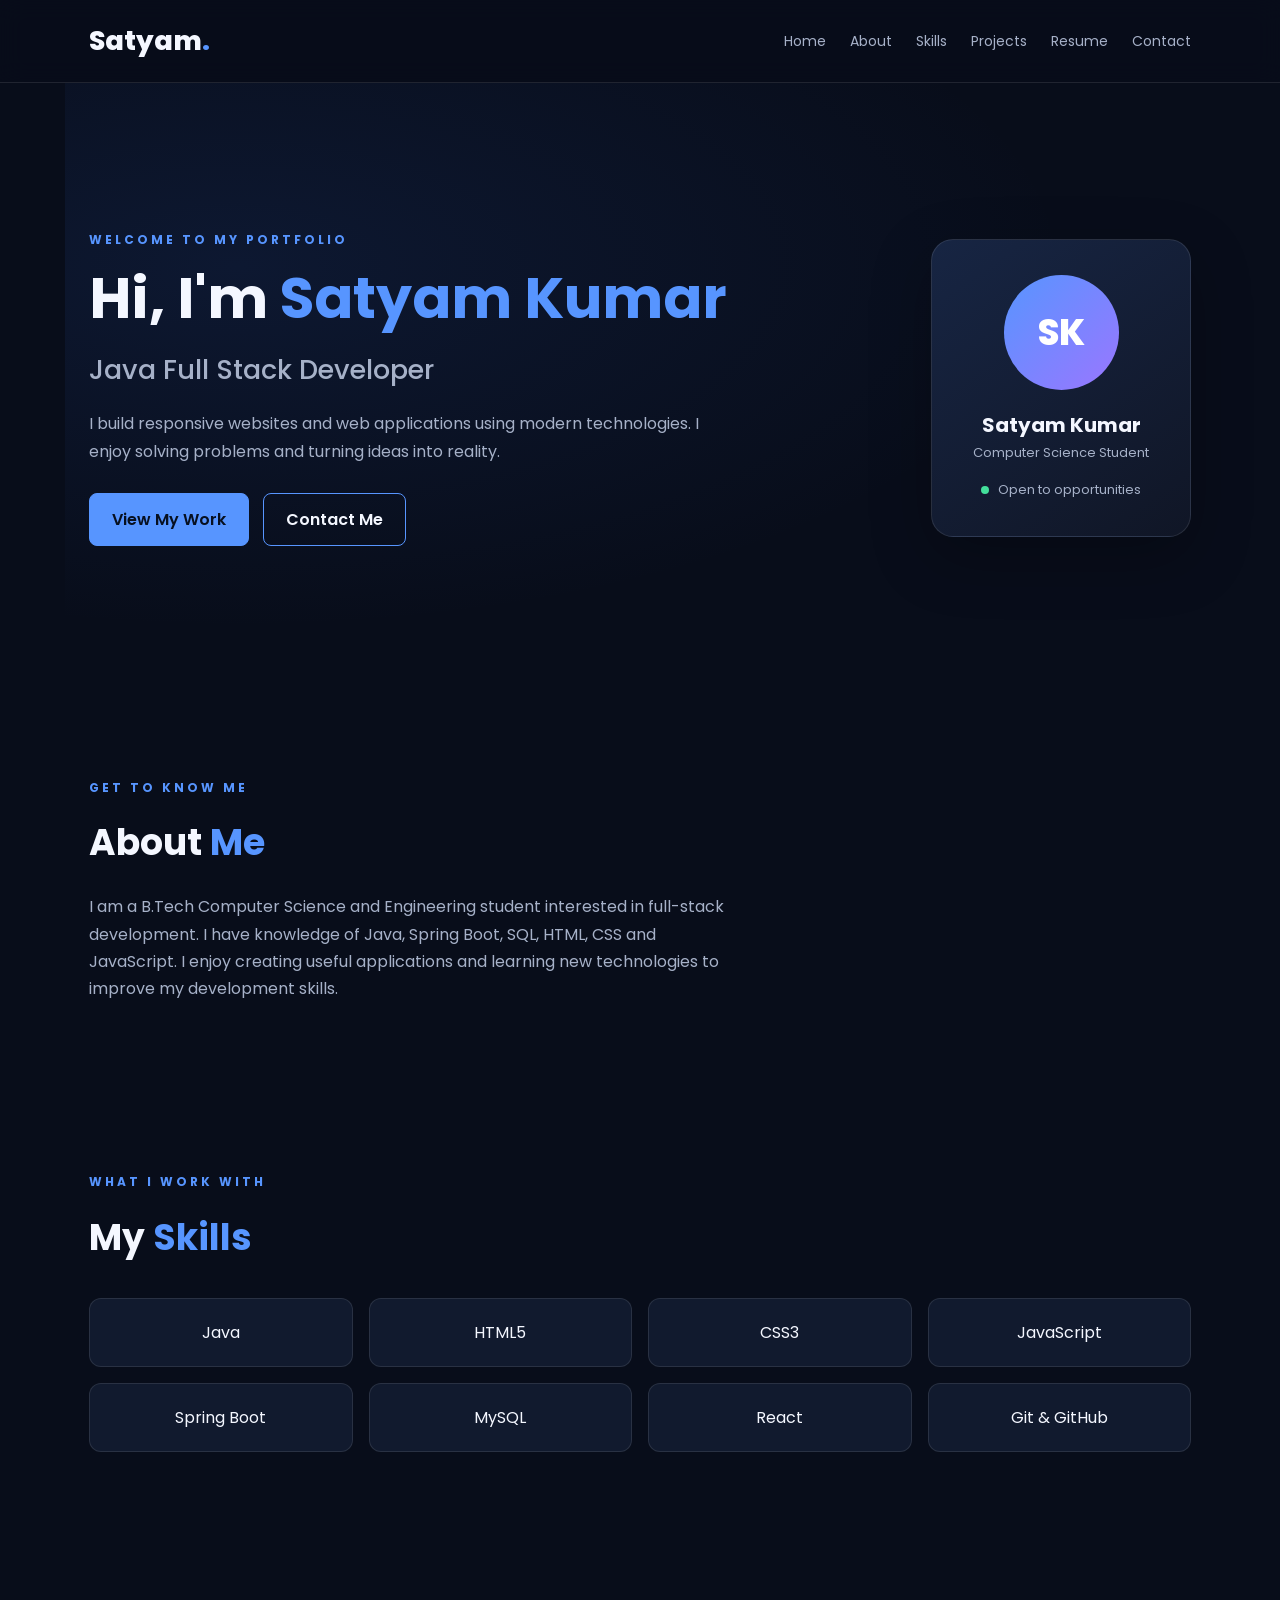
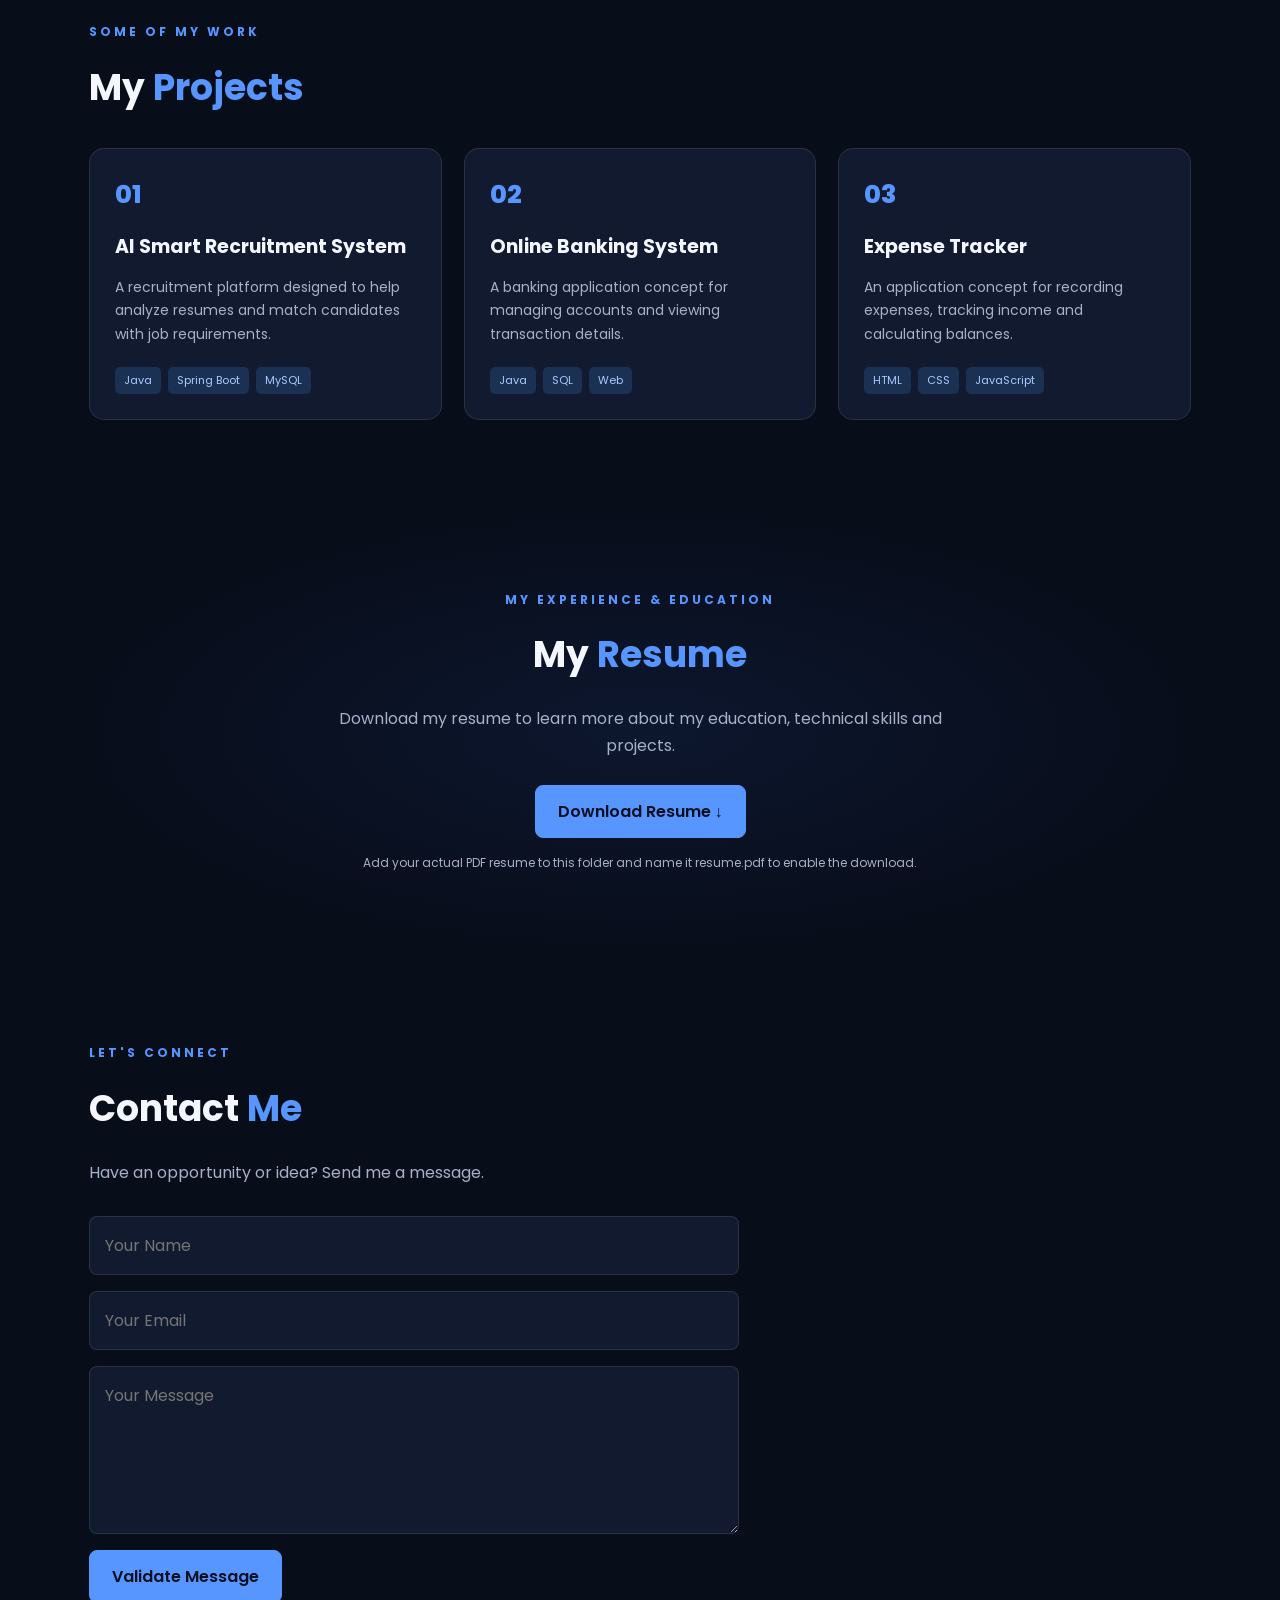
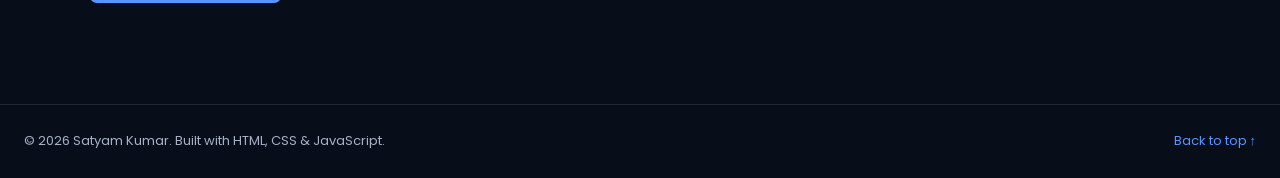
<file: Task-1-Portfolio/index.html>
<!DOCTYPE html>
<html lang="en">
<head>
  <meta charset="UTF-8">
  <meta name="viewport" content="width=device-width, initial-scale=1.0">
  <title>My Portfolio | Satyam Kumar</title>
  <link rel="stylesheet" href="style.css">
</head>
<body>

  <header>
    <nav class="navbar">
      <a href="#home" class="logo">Satyam<span>.</span></a>

      <button class="menu-btn" id="menuBtn"
        aria-label="Toggle navigation" aria-expanded="false">
        ☰
      </button>

      <ul class="nav-links" id="navLinks">
        <li><a href="#home">Home</a></li>
        <li><a href="#about">About</a></li>
        <li><a href="#skills">Skills</a></li>
        <li><a href="#projects">Projects</a></li>
        <li><a href="#resume">Resume</a></li>
        <li><a href="#contact">Contact</a></li>
      </ul>
    </nav>
  </header>

  <main>
    <section id="home" class="hero">
      <div class="hero-content">
        <p class="eyebrow">WELCOME TO MY PORTFOLIO</p>
        <h1>Hi, I'm <span>Satyam Kumar</span></h1>
        <h2>Java Full Stack Developer</h2>
        <p>
          I build responsive websites and web applications
          using modern technologies. I enjoy solving problems
          and turning ideas into reality.
        </p>
        <div class="hero-buttons">
          <a href="#projects" class="btn">View My Work</a>
          <a href="#contact" class="btn btn-outline">Contact Me</a>
        </div>
      </div>

      <div class="hero-card">
        <div class="avatar">SK</div>
        <h3>Satyam Kumar</h3>
        <p>Computer Science Student</p>
        <div class="status"><span></span> Open to opportunities</div>
      </div>
    </section>

    <section id="about" class="section">
      <p class="eyebrow">GET TO KNOW ME</p>
      <h2 class="section-title">About <span>Me</span></h2>
      <p class="section-text">
        I am a B.Tech Computer Science and Engineering student
        interested in full-stack development. I have knowledge
        of Java, Spring Boot, SQL, HTML, CSS and JavaScript.
        I enjoy creating useful applications and learning new
        technologies to improve my development skills.
      </p>
    </section>

    <section id="skills" class="section">
      <p class="eyebrow">WHAT I WORK WITH</p>
      <h2 class="section-title">My <span>Skills</span></h2>

      <div class="skills-grid">
        <div class="skill">Java</div>
        <div class="skill">HTML5</div>
        <div class="skill">CSS3</div>
        <div class="skill">JavaScript</div>
        <div class="skill">Spring Boot</div>
        <div class="skill">MySQL</div>
        <div class="skill">React</div>
        <div class="skill">Git & GitHub</div>
      </div>
    </section>

    <section id="projects" class="section">
      <p class="eyebrow">SOME OF MY WORK</p>
      <h2 class="section-title">My <span>Projects</span></h2>

      <div class="projects-grid">
        <article class="project-card">
          <div class="project-icon">01</div>
          <h3>AI Smart Recruitment System</h3>
          <p>
            A recruitment platform designed to help analyze
            resumes and match candidates with job requirements.
          </p>
          <div class="tags">
            <span>Java</span><span>Spring Boot</span><span>MySQL</span>
          </div>
        </article>

        <article class="project-card">
          <div class="project-icon">02</div>
          <h3>Online Banking System</h3>
          <p>
            A banking application concept for managing
            accounts and viewing transaction details.
          </p>
          <div class="tags">
            <span>Java</span><span>SQL</span><span>Web</span>
          </div>
        </article>

        <article class="project-card">
          <div class="project-icon">03</div>
          <h3>Expense Tracker</h3>
          <p>
            An application concept for recording expenses,
            tracking income and calculating balances.
          </p>
          <div class="tags">
            <span>HTML</span><span>CSS</span><span>JavaScript</span>
          </div>
        </article>
      </div>
    </section>

    <section id="resume" class="section resume-section">
      <p class="eyebrow">MY EXPERIENCE & EDUCATION</p>
      <h2 class="section-title">My <span>Resume</span></h2>
      <p class="section-text">
        Download my resume to learn more about my education,
        technical skills and projects.
      </p>
      <a href="resume.pdf" class="btn" download>Download Resume ↓</a>
      <p class="small-note">
        Add your actual PDF resume to this folder and name it
        resume.pdf to enable the download.
      </p>
    </section>

    <section id="contact" class="section">
      <p class="eyebrow">LET'S CONNECT</p>
      <h2 class="section-title">Contact <span>Me</span></h2>
      <p class="section-text">
        Have an opportunity or idea? Send me a message.
      </p>

      <form id="contactForm" class="contact-form">
        <input type="text" id="name" placeholder="Your Name"
          aria-label="Your Name" required>
        <input type="email" id="email" placeholder="Your Email"
          aria-label="Your Email" required>
        <textarea id="message" rows="5"
          placeholder="Your Message" aria-label="Your Message"
          required></textarea>
        <button type="submit" class="btn">Validate Message</button>
        <p id="formStatus" role="status"></p>
      </form>
    </section>
  </main>

  <footer>
    <p>© <span id="year"></span> Satyam Kumar. Built with HTML, CSS & JavaScript.</p>
    <a href="#home">Back to top ↑</a>
  </footer>

  <script src="script.js"></script>
</body>
</html>
</file>
<file: Task-1-Portfolio/style.css>
@import url('https://fonts.googleapis.com/css2?family=Poppins:wght@300;400;500;600;700;800&display=swap');

:root {
  --bg: #080d1a;
  --surface: #111a2e;
  --text: #f4f7ff;
  --muted: #a6b1c8;
  --blue: #5795ff;
  --border: rgba(255, 255, 255, 0.1);
}

* {
  margin: 0;
  padding: 0;
  box-sizing: border-box;
  scroll-behavior: smooth;
}

body {
  font-family: 'Poppins', sans-serif;
  background: var(--bg);
  color: var(--text);
  line-height: 1.7;
}

a {
  color: inherit;
  text-decoration: none;
}

header {
  position: sticky;
  top: 0;
  z-index: 100;
  background: rgba(8, 13, 26, 0.92);
  backdrop-filter: blur(12px);
  border-bottom: 1px solid var(--border);
}

.navbar {
  max-width: 1150px;
  margin: auto;
  padding: 18px 24px;
  display: flex;
  align-items: center;
  justify-content: space-between;
}

.logo {
  font-size: 27px;
  font-weight: 800;
}

.logo span,
.hero h1 span,
.section-title span {
  color: var(--blue);
}

.nav-links {
  display: flex;
  gap: 24px;
  list-style: none;
}

.nav-links a {
  color: var(--muted);
  font-size: 14px;
  transition: color 0.3s;
}

.nav-links a:hover {
  color: var(--blue);
}

.menu-btn {
  display: none;
  background: transparent;
  color: white;
  border: 0;
  font-size: 28px;
  cursor: pointer;
}

.hero {
  max-width: 1150px;
  min-height: 610px;
  margin: auto;
  padding: 80px 24px;
  display: flex;
  align-items: center;
  justify-content: space-between;
  gap: 55px;
  background: radial-gradient(
    ellipse at 15% 30%, rgba(44, 91, 190, 0.14), transparent 60%
  );
}

.hero-content {
  max-width: 650px;
}

.eyebrow {
  color: var(--blue);
  font-size: 12px;
  font-weight: 700;
  letter-spacing: 3px;
  margin-bottom: 14px;
}

.hero h1 {
  font-size: clamp(34px, 5vw, 57px);
  line-height: 1.2;
  margin-bottom: 14px;
}

.hero h2 {
  color: var(--muted);
  font-size: clamp(20px, 3vw, 27px);
  font-weight: 500;
  margin-bottom: 18px;
}

.hero-content > p:not(.eyebrow),
.section-text {
  color: var(--muted);
  max-width: 650px;
}

.hero-buttons {
  display: flex;
  flex-wrap: wrap;
  gap: 14px;
  margin-top: 28px;
}

.btn {
  display: inline-block;
  padding: 12px 22px;
  border: 1px solid var(--blue);
  border-radius: 8px;
  background: var(--blue);
  color: #071020;
  font: inherit;
  font-weight: 600;
  cursor: pointer;
  transition: transform 0.3s, background 0.3s;
}

.btn:hover {
  transform: translateY(-3px);
  background: #80b0ff;
}

.btn-outline {
  background: transparent;
  color: var(--text);
}

.hero-card {
  min-width: 260px;
  padding: 35px 25px;
  text-align: center;
  background: linear-gradient(145deg, #172543, #101626);
  border: 1px solid var(--border);
  border-radius: 22px;
  box-shadow: 0 20px 60px rgba(0, 0, 0, 0.25);
}

.avatar {
  width: 115px;
  height: 115px;
  margin: 0 auto 18px;
  display: grid;
  place-items: center;
  border-radius: 50%;
  background: linear-gradient(135deg, #5795ff, #9a76ff);
  color: white;
  font-size: 36px;
  font-weight: 800;
}

.hero-card h3 {
  font-size: 20px;
}

.hero-card p,
.status {
  color: var(--muted);
  font-size: 13px;
}

.status {
  margin-top: 15px;
}

.status span {
  display: inline-block;
  width: 8px;
  height: 8px;
  background: #43df9b;
  border-radius: 50%;
  margin-right: 6px;
}

.section {
  padding: 85px 24px;
  max-width: 1150px;
  margin: auto;
  scroll-margin-top: 80px;
}

.section-title {
  font-size: 36px;
  margin-bottom: 20px;
}

.skills-grid {
  display: grid;
  grid-template-columns: repeat(4, 1fr);
  gap: 16px;
  margin-top: 30px;
}

.skill {
  padding: 20px;
  text-align: center;
  background: var(--surface);
  border: 1px solid var(--border);
  border-radius: 12px;
  transition: transform 0.3s, border-color 0.3s;
}

.skill:hover,
.project-card:hover {
  transform: translateY(-5px);
  border-color: var(--blue);
}

.projects-grid {
  display: grid;
  grid-template-columns: repeat(3, 1fr);
  gap: 22px;
  margin-top: 30px;
}

.project-card {
  padding: 25px;
  background: var(--surface);
  border: 1px solid var(--border);
  border-radius: 15px;
  transition: transform 0.3s, border-color 0.3s;
}

.project-icon {
  color: var(--blue);
  font-size: 25px;
  font-weight: 800;
  margin-bottom: 15px;
}

.project-card h3 {
  margin-bottom: 12px;
  font-size: 19px;
}

.project-card p {
  color: var(--muted);
  font-size: 14px;
}

.tags {
  display: flex;
  flex-wrap: wrap;
  gap: 7px;
  margin-top: 20px;
}

.tags span {
  font-size: 11px;
  color: #a9caff;
  background: #1b3153;
  padding: 4px 9px;
  border-radius: 5px;
}

.resume-section {
  text-align: center;
  background: radial-gradient(
    ellipse at center, rgba(44, 91, 190, 0.12), transparent 70%
  );
}

.resume-section .section-text {
  margin: 0 auto 25px;
}

.small-note {
  margin-top: 15px;
  color: var(--muted);
  font-size: 12px;
}

.contact-form {
  max-width: 650px;
  display: grid;
  gap: 16px;
  margin-top: 30px;
}

.contact-form input,
.contact-form textarea {
  width: 100%;
  padding: 15px;
  border: 1px solid var(--border);
  border-radius: 8px;
  background: var(--surface);
  color: white;
  font: inherit;
  outline: none;
}

.contact-form input:focus,
.contact-form textarea:focus {
  border-color: var(--blue);
}

.contact-form textarea {
  resize: vertical;
}

.contact-form .btn {
  justify-self: start;
}

#formStatus {
  color: #65e6a5;
  overflow-wrap: anywhere;
}

footer {
  padding: 25px 24px;
  border-top: 1px solid var(--border);
  color: var(--muted);
  display: flex;
  justify-content: space-between;
  gap: 15px;
  flex-wrap: wrap;
  font-size: 13px;
}

footer a {
  color: var(--blue);
}

@media (max-width: 850px) {
  .hero {
    flex-direction: column;
    align-items: flex-start;
    gap: 40px;
  }

  .hero-card {
    align-self: center;
    width: min(100%, 350px);
  }

  .skills-grid {
    grid-template-columns: repeat(2, 1fr);
  }

  .projects-grid {
    grid-template-columns: 1fr 1fr;
  }

  .menu-btn {
    display: block;
  }

  .nav-links {
    display: none;
    position: absolute;
    top: 68px;
    left: 0;
    right: 0;
    padding: 20px 24px;
    flex-direction: column;
    gap: 16px;
    background: #0c1324;
    border-bottom: 1px solid var(--border);
  }

  .nav-links.active {
    display: flex;
  }
}

@media (max-width: 560px) {
  .hero {
    min-height: auto;
    padding-top: 65px;
    padding-bottom: 65px;
  }

  .section {
    padding: 60px 20px;
  }

  .section-title {
    font-size: 30px;
  }

  .projects-grid {
    grid-template-columns: 1fr;
  }

  footer {
    flex-direction: column;
  }
}
</file>
